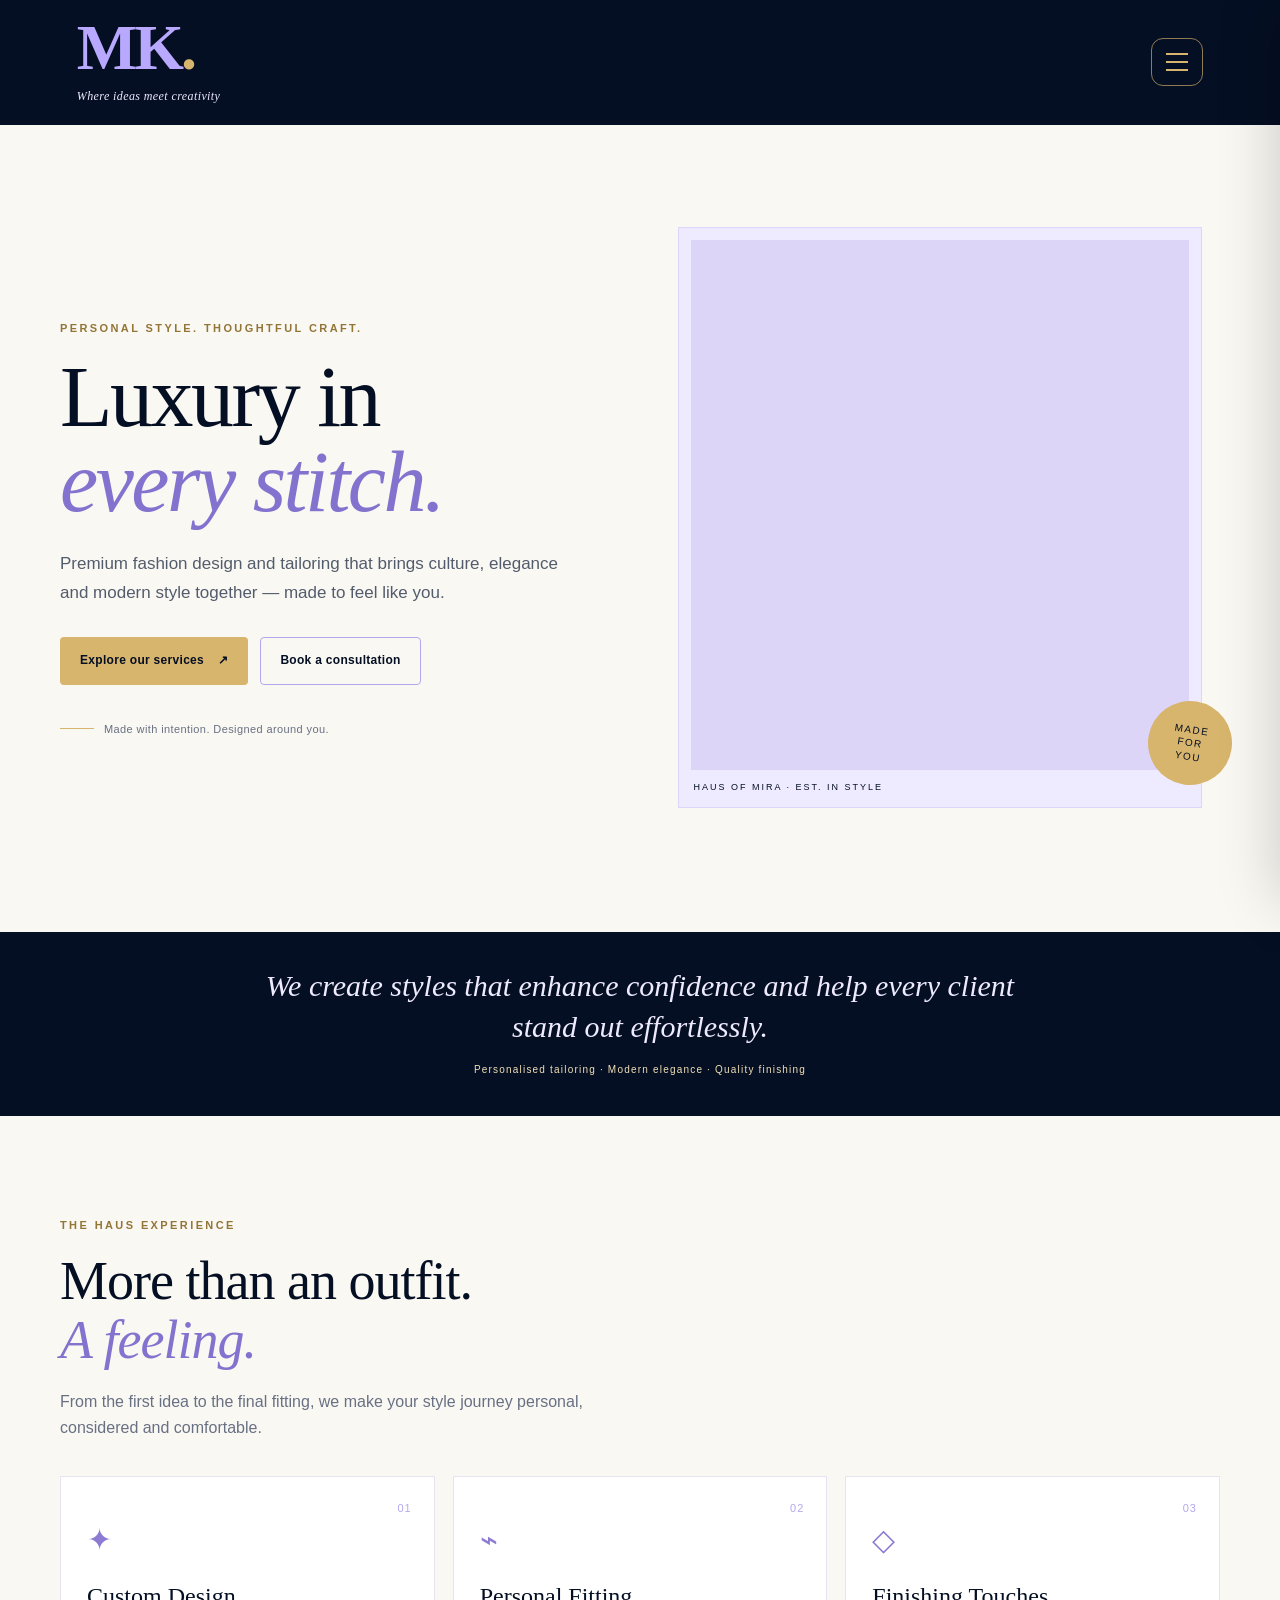
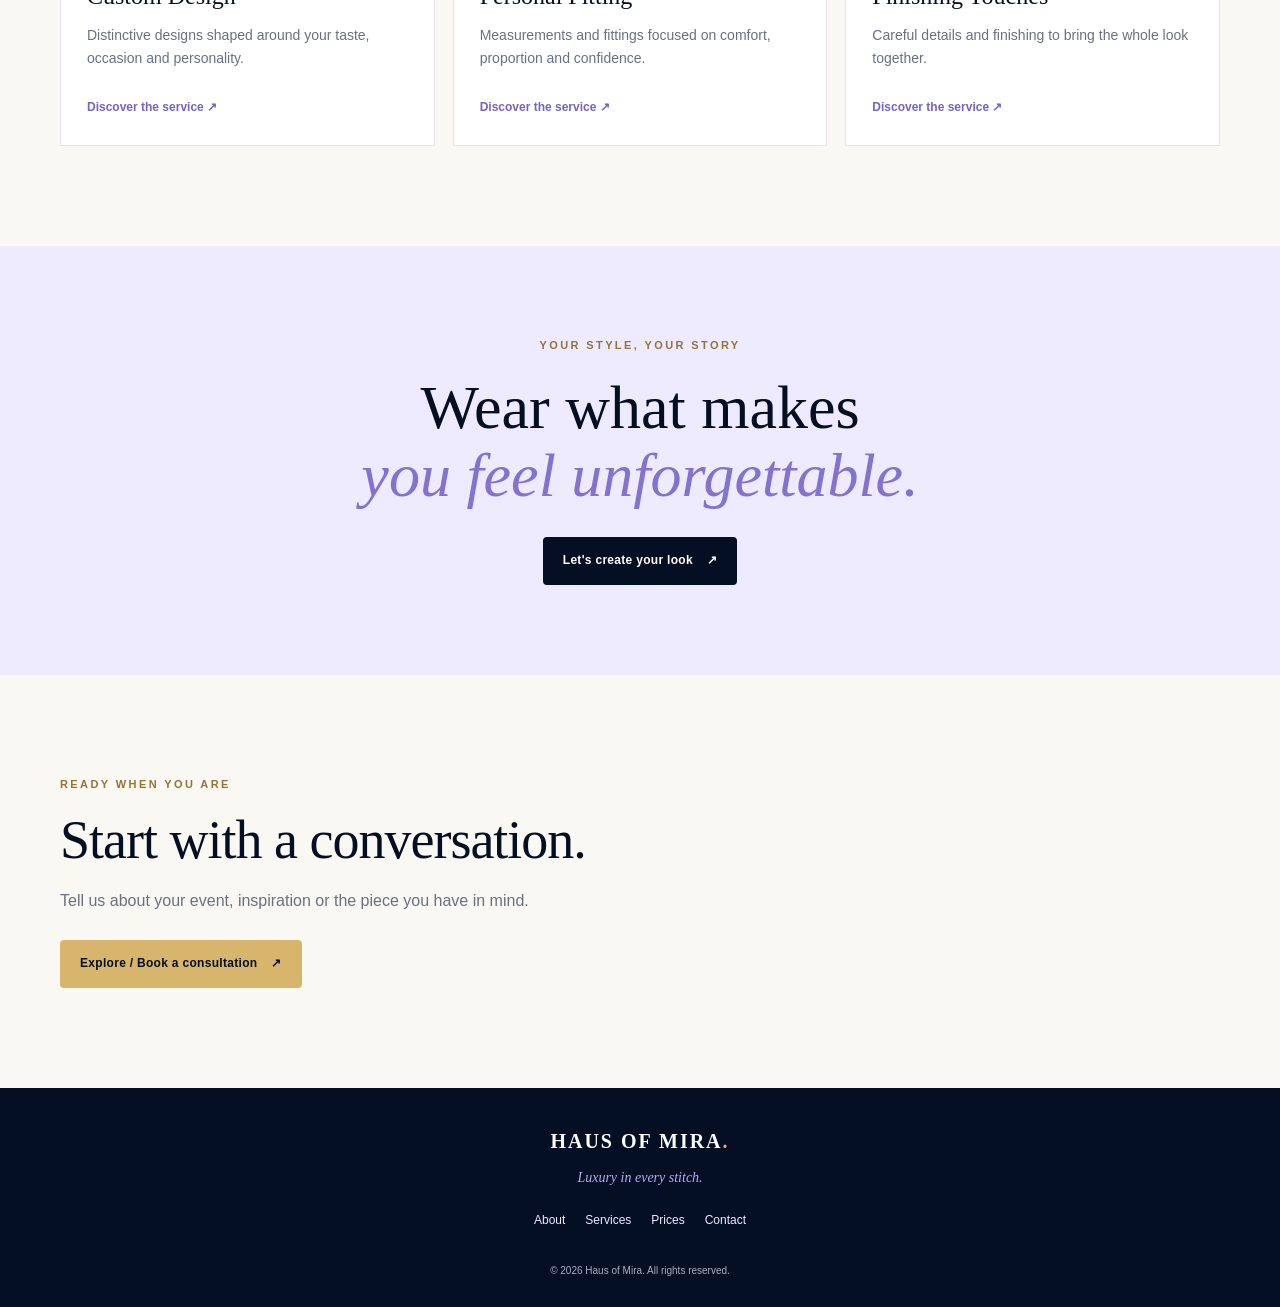
<file: index.html>
<!DOCTYPE html>
<html lang="en">
<head>
  <meta charset="UTF-8">
  <meta name="viewport" content="width=device-width, initial-scale=1.0">
  <meta name="description" content="Haus of Mira — luxury fashion design and tailoring.">
  <title>Haus of Mira | Luxury in Every Stitch</title>
  <link rel="stylesheet" href="style.css">
  <script src="script.js" defer></script>
</head>
<body>
<header class="site-header">
  <a class="brand" href="index.html" aria-label="Haus of Mira home">
    <span class="brand-mark">MK<span class="gold-dot">.</span></span>
    <span class="brand-tagline">Where ideas meet creativity</span>
  </a>
  <button class="menu-toggle" id="menuToggle" aria-label="Open navigation" aria-expanded="false" aria-controls="sideMenu">
    <span></span><span></span><span></span>
  </button>
</header>

<div class="menu-backdrop" id="menuBackdrop"></div>
<aside class="side-menu" id="sideMenu" aria-hidden="true">
  <div class="menu-top"><span>Explore Haus of Mira</span><button id="closeMenu" aria-label="Close navigation">×</button></div>
  <nav class="side-nav" aria-label="Main navigation">
    <a href="index.html">Home <span>01</span></a>
    <a href="about.html">About <span>02</span></a>
    <a href="services.html">Services <span>03</span></a>
    <a href="prices.html">Packages & Prices <span>04</span></a>
    <a href="contact.html">Contact / Book <span>05</span></a>
  </nav>
  <p class="menu-note">Luxury in every stitch.</p>
</aside>

<main>
  <section class="hero section-wrap" id="home">
    <div class="hero-copy">
      <p class="eyebrow">PERSONAL STYLE. THOUGHTFUL CRAFT.</p>
      <h1>Luxury in<br><em>every stitch.</em></h1>
      <p class="hero-description">Premium fashion design and tailoring that brings culture, elegance and modern style together — made to feel like you.</p>
      <div class="hero-actions">
        <a class="button button-gold" href="services.html">Explore our services <span>↗</span></a>
        <a class="button button-outline" href="contact.html">Book a consultation</a>
      </div>
      <div class="hero-note"><span class="note-line"></span> Made with intention. Designed around you.</div>
    </div>
    <div class="hero-visual">
      <div class="image-frame">
        <div class="slideshow" aria-label="Haus of Mira fashion image slideshow">
          <img src="pic1.png" class="slide-image" alt="Fashion design inspiration">
          <img src="pic2.jpg" class="slide-image" alt="Elegant fashion styling">
          <img src="pic3.jpg" class="slide-image" alt="Modern fashion design">
          <img src="pic4.jpg" class="slide-image" alt="Tailoring and style inspiration">
        </div>
        <span class="frame-label">HAUS OF MIRA · EST. IN STYLE</span>
      </div>
      <div class="round-stamp">MADE<br>FOR<br>YOU</div>
    </div>
  </section>

  <section class="intro-band">
    <p>We create styles that enhance confidence and help every client stand out effortlessly.</p>
    <span>Personalised tailoring · Modern elegance · Quality finishing</span>
  </section>

  <section class="section-wrap section-block">
    <div class="section-heading">
      <p class="eyebrow">THE HAUS EXPERIENCE</p>
      <h2>More than an outfit.<br><em>A feeling.</em></h2>
      <p>From the first idea to the final fitting, we make your style journey personal, considered and comfortable.</p>
    </div>
    <div class="feature-grid">
      <article class="feature-card"><span class="feature-number">01</span><div class="feature-icon">✦</div><h3>Custom Design</h3><p>Distinctive designs shaped around your taste, occasion and personality.</p><a href="services.html">Discover the service ↗</a></article>
      <article class="feature-card"><span class="feature-number">02</span><div class="feature-icon">⌁</div><h3>Personal Fitting</h3><p>Measurements and fittings focused on comfort, proportion and confidence.</p><a href="services.html">Discover the service ↗</a></article>
      <article class="feature-card"><span class="feature-number">03</span><div class="feature-icon">◇</div><h3>Finishing Touches</h3><p>Careful details and finishing to bring the whole look together.</p><a href="services.html">Discover the service ↗</a></article>
    </div>
  </section>

  <section class="statement">
    <p class="eyebrow">YOUR STYLE, YOUR STORY</p>
    <h2>Wear what makes<br><em>you feel unforgettable.</em></h2>
    <a class="button button-dark" href="contact.html">Let's create your look <span>↗</span></a>
  </section>

  <section class="section-wrap section-block">
    <div class="section-heading compact">
      <p class="eyebrow">READY WHEN YOU ARE</p><h2>Start with a conversation.</h2>
      <p>Tell us about your event, inspiration or the piece you have in mind.</p>
    </div>
    <a class="button button-gold" href="contact.html">Explore / Book a consultation <span>↗</span></a>
  </section>
</main>
<footer class="site-footer">
  <a class="footer-brand" href="index.html">HAUS OF MIRA<span>.</span></a>
  <p>Luxury in every stitch.</p>
  <div class="footer-links"><a href="about.html">About</a><a href="services.html">Services</a><a href="prices.html">Prices</a><a href="contact.html">Contact</a></div>
  <small>© <span id="year"></span> Haus of Mira. All rights reserved.</small>
</footer>
</body>
</html>
</file>
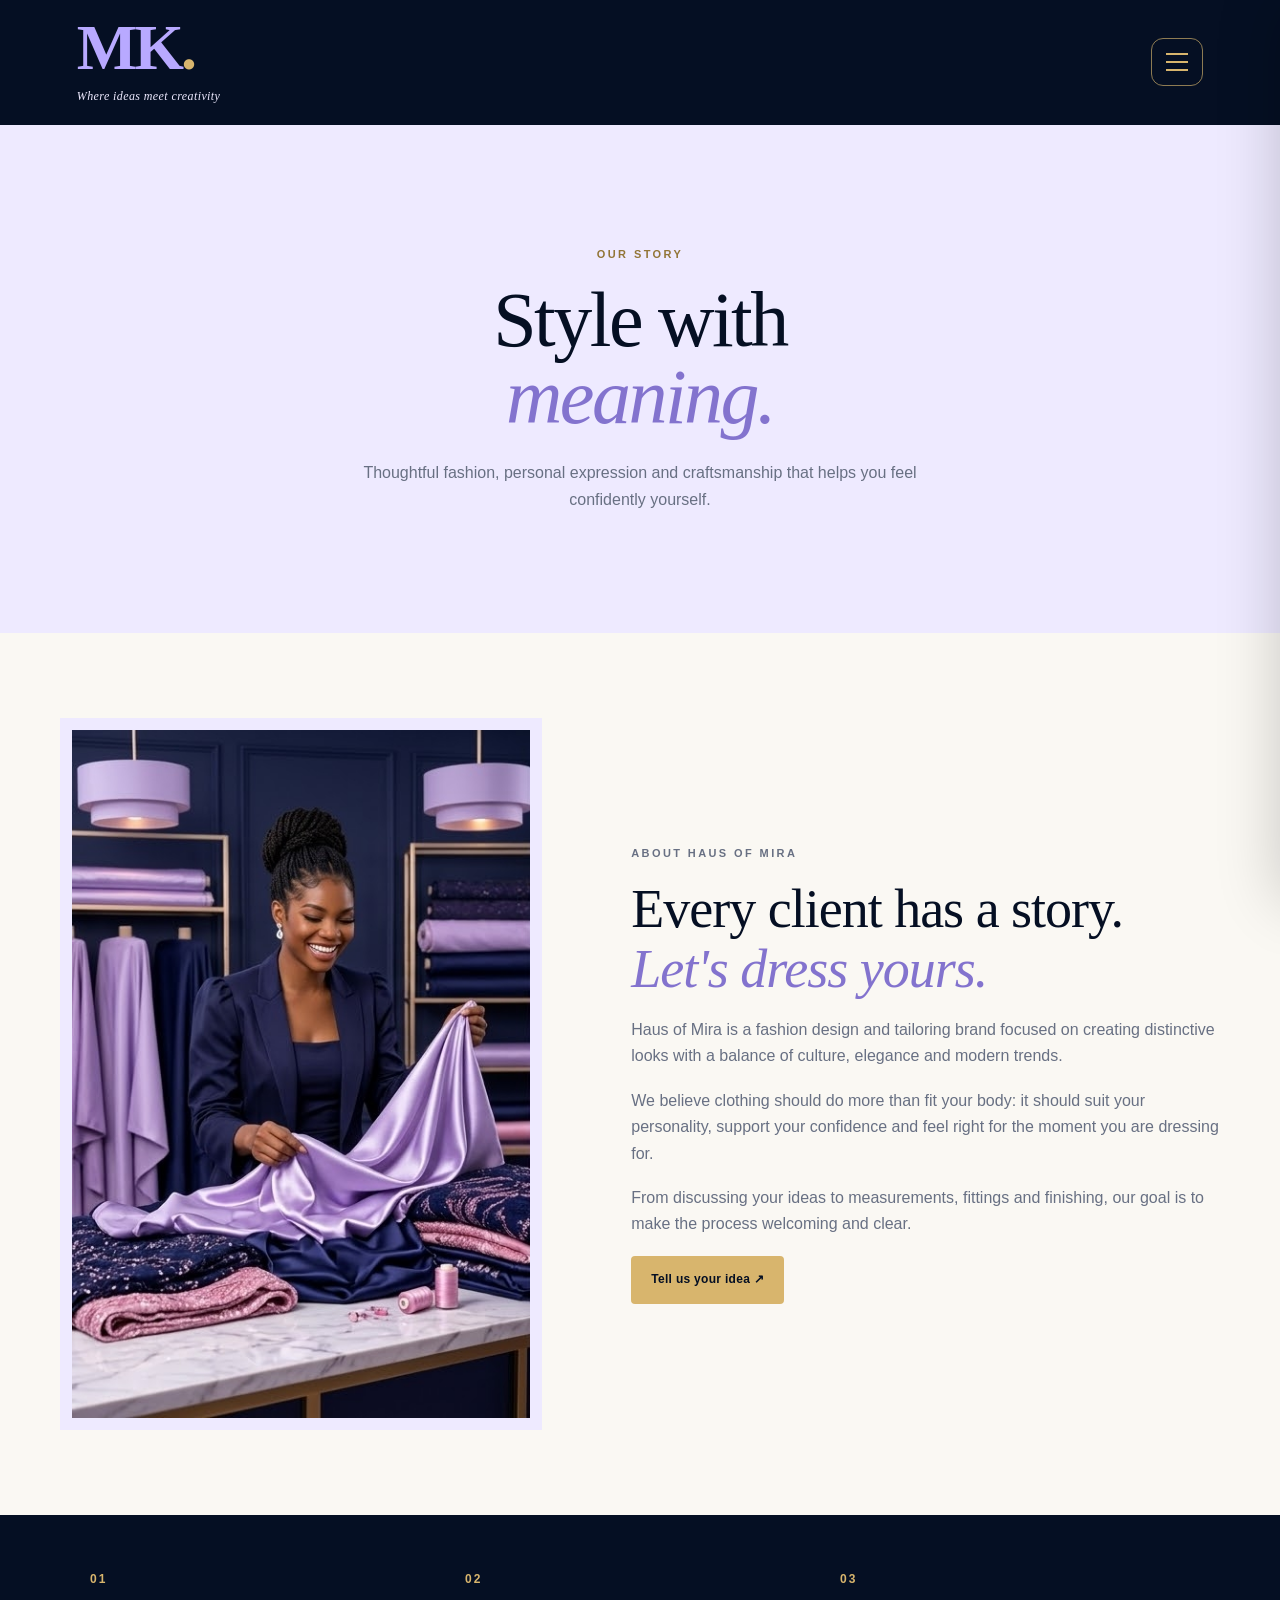
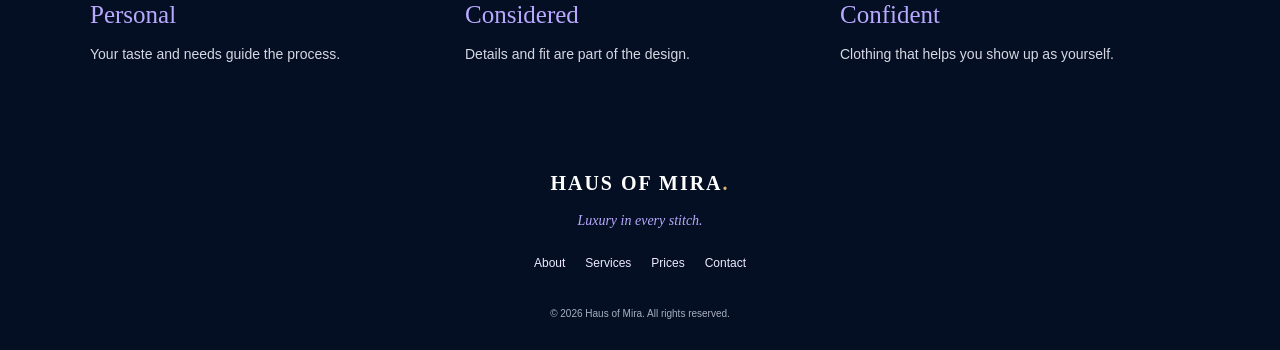
<file: about.html>
<!DOCTYPE html>
<html lang="en"><head><meta charset="UTF-8"><meta name="viewport" content="width=device-width, initial-scale=1.0"><meta name="description" content="Learn about Haus of Mira."><title>About | Haus of Mira</title><link rel="stylesheet" href="style.css"><script src="script.js" defer></script></head>
<body>
<header class="site-header"><a class="brand" href="index.html"><span class="brand-mark">MK<span class="gold-dot">.</span></span><span class="brand-tagline">Where ideas meet creativity</span></a><button class="menu-toggle" id="menuToggle" aria-label="Open navigation" aria-expanded="false" aria-controls="sideMenu"><span></span><span></span><span></span></button></header>
<div class="menu-backdrop" id="menuBackdrop"></div><aside class="side-menu" id="sideMenu" aria-hidden="true"><div class="menu-top"><span>Explore Haus of Mira</span><button id="closeMenu" aria-label="Close navigation">×</button></div><nav class="side-nav" aria-label="Main navigation"><a href="index.html">Home <span>01</span></a><a href="about.html">About <span>02</span></a><a href="services.html">Services <span>03</span></a><a href="prices.html">Packages & Prices <span>04</span></a><a href="contact.html">Contact / Book <span>05</span></a></nav><p class="menu-note">Luxury in every stitch.</p></aside>
<main><section class="page-hero"><p class="eyebrow">OUR STORY</p><h1>Style with<br><em>meaning.</em></h1><p>Thoughtful fashion, personal expression and craftsmanship that helps you feel confidently yourself.</p></section>
<section class="section-wrap split-section"><div class="split-image"><img src="pic2.jpg" alt="Fashion styling inspiration"></div><div class="split-copy"><p class="eyebrow">ABOUT HAUS OF MIRA</p><h2>Every client has a story.<br><em>Let's dress yours.</em></h2><p>Haus of Mira is a fashion design and tailoring brand focused on creating distinctive looks with a balance of culture, elegance and modern trends.</p><p>We believe clothing should do more than fit your body: it should suit your personality, support your confidence and feel right for the moment you are dressing for.</p><p>From discussing your ideas to measurements, fittings and finishing, our goal is to make the process welcoming and clear.</p><a class="button button-gold" href="contact.html">Tell us your idea ↗</a></div></section>
<section class="values-band"><div><strong>01</strong><h3>Personal</h3><p>Your taste and needs guide the process.</p></div><div><strong>02</strong><h3>Considered</h3><p>Details and fit are part of the design.</p></div><div><strong>03</strong><h3>Confident</h3><p>Clothing that helps you show up as yourself.</p></div></section></main>
<footer class="site-footer"><a class="footer-brand" href="index.html">HAUS OF MIRA<span>.</span></a><p>Luxury in every stitch.</p><div class="footer-links"><a href="about.html">About</a><a href="services.html">Services</a><a href="prices.html">Prices</a><a href="contact.html">Contact</a></div><small>© <span id="year"></span> Haus of Mira. All rights reserved.</small></footer></body></html>
</file>
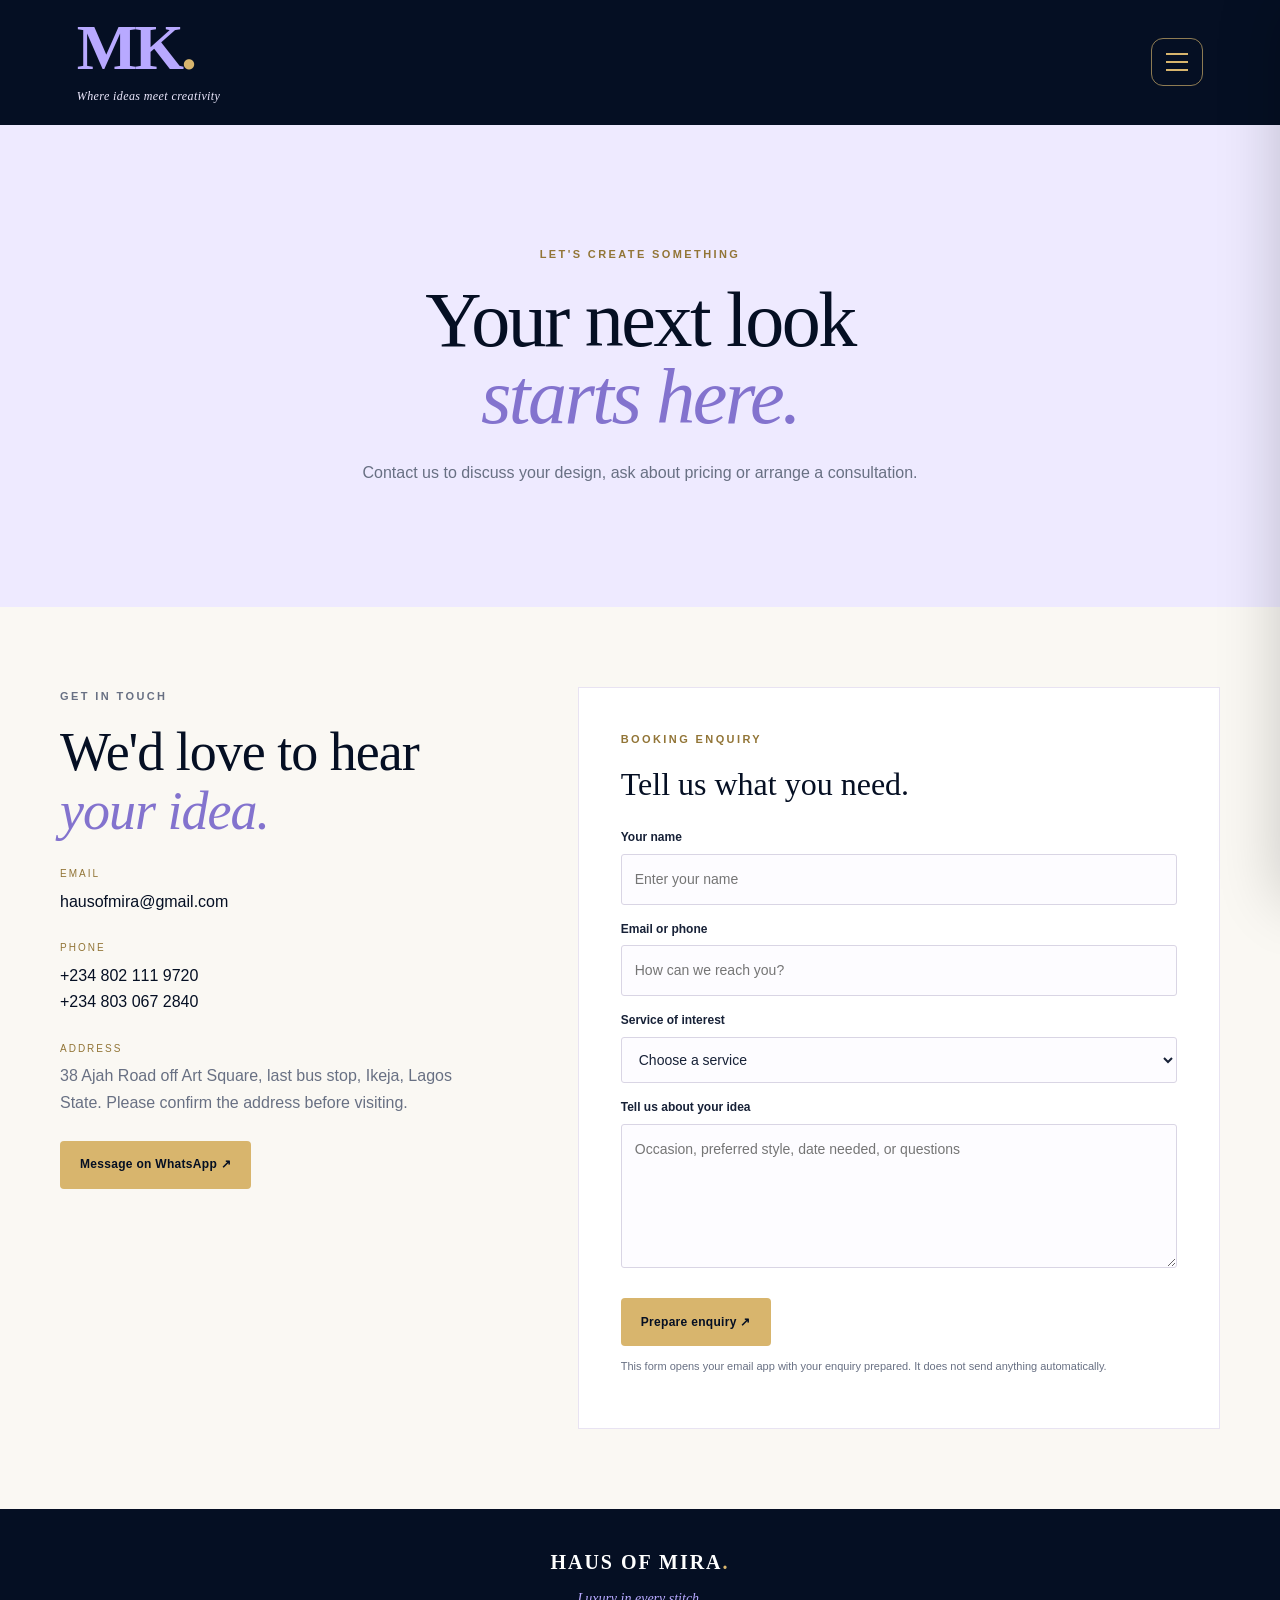
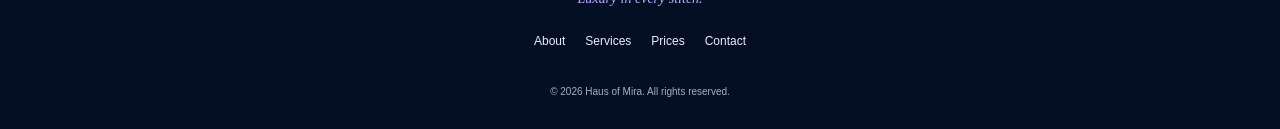
<file: contact.html>
<!DOCTYPE html>
<html lang="en"><head><meta charset="UTF-8"><meta name="viewport" content="width=device-width, initial-scale=1.0"><meta name="description" content="Contact or book a consultation with Haus of Mira."><title>Contact & Book | Haus of Mira</title><link rel="stylesheet" href="style.css"><script src="script.js" defer></script></head>
<body>
<header class="site-header"><a class="brand" href="index.html"><span class="brand-mark">MK<span class="gold-dot">.</span></span><span class="brand-tagline">Where ideas meet creativity</span></a><button class="menu-toggle" id="menuToggle" aria-label="Open navigation" aria-expanded="false" aria-controls="sideMenu"><span></span><span></span><span></span></button></header><div class="menu-backdrop" id="menuBackdrop"></div><aside class="side-menu" id="sideMenu" aria-hidden="true"><div class="menu-top"><span>Explore Haus of Mira</span><button id="closeMenu" aria-label="Close navigation">×</button></div><nav class="side-nav" aria-label="Main navigation"><a href="index.html">Home <span>01</span></a><a href="about.html">About <span>02</span></a><a href="services.html">Services <span>03</span></a><a href="prices.html">Packages & Prices <span>04</span></a><a href="contact.html">Contact / Book <span>05</span></a></nav><p class="menu-note">Luxury in every stitch.</p></aside>
<main><section class="page-hero"><p class="eyebrow">LET'S CREATE SOMETHING</p><h1>Your next look<br><em>starts here.</em></h1><p>Contact us to discuss your design, ask about pricing or arrange a consultation.</p></section>
<section class="section-wrap contact-layout"><div class="contact-info"><p class="eyebrow">GET IN TOUCH</p><h2>We'd love to hear<br><em>your idea.</em></h2><div class="contact-detail"><span>Email</span><a href="mailto:hausofmira@gmail.com">hausofmira@gmail.com</a></div><div class="contact-detail"><span>Phone</span><a href="tel:+2348021119720">+234 802 111 9720</a><a href="tel:+2348030672840">+234 803 067 2840</a></div><div class="contact-detail"><span>Address</span><p>38 Ajah Road off Art Square, last bus stop, Ikeja, Lagos State. Please confirm the address before visiting.</p></div><a class="button button-gold" href="https://wa.me/2348021119720?text=Hello%20Haus%20of%20Mira%2C%20I%20would%20like%20to%20ask%20about%20a%20design." target="_blank" rel="noopener">Message on WhatsApp ↗</a></div>
<form class="booking-form" id="bookingForm"><p class="eyebrow">BOOKING ENQUIRY</p><h2>Tell us what you need.</h2><label for="name">Your name</label><input id="name" name="name" required placeholder="Enter your name"><label for="email">Email or phone</label><input id="email" name="email" required placeholder="How can we reach you?"><label for="service">Service of interest</label><select id="service" name="service" required><option value="">Choose a service</option><option>Custom fashion design</option><option>Made-to-measure tailoring</option><option>Alterations and refitting</option><option>Style consultation</option><option>Price enquiry</option></select><label for="details">Tell us about your idea</label><textarea id="details" name="details" rows="5" placeholder="Occasion, preferred style, date needed, or questions"></textarea><button class="button button-gold" type="submit">Prepare enquiry ↗</button><p class="form-note">This form opens your email app with your enquiry prepared. It does not send anything automatically.</p></form></section></main>
<footer class="site-footer"><a class="footer-brand" href="index.html">HAUS OF MIRA<span>.</span></a><p>Luxury in every stitch.</p><div class="footer-links"><a href="about.html">About</a><a href="services.html">Services</a><a href="prices.html">Prices</a><a href="contact.html">Contact</a></div><small>© <span id="year"></span> Haus of Mira. All rights reserved.</small></footer></body></html>
</file>
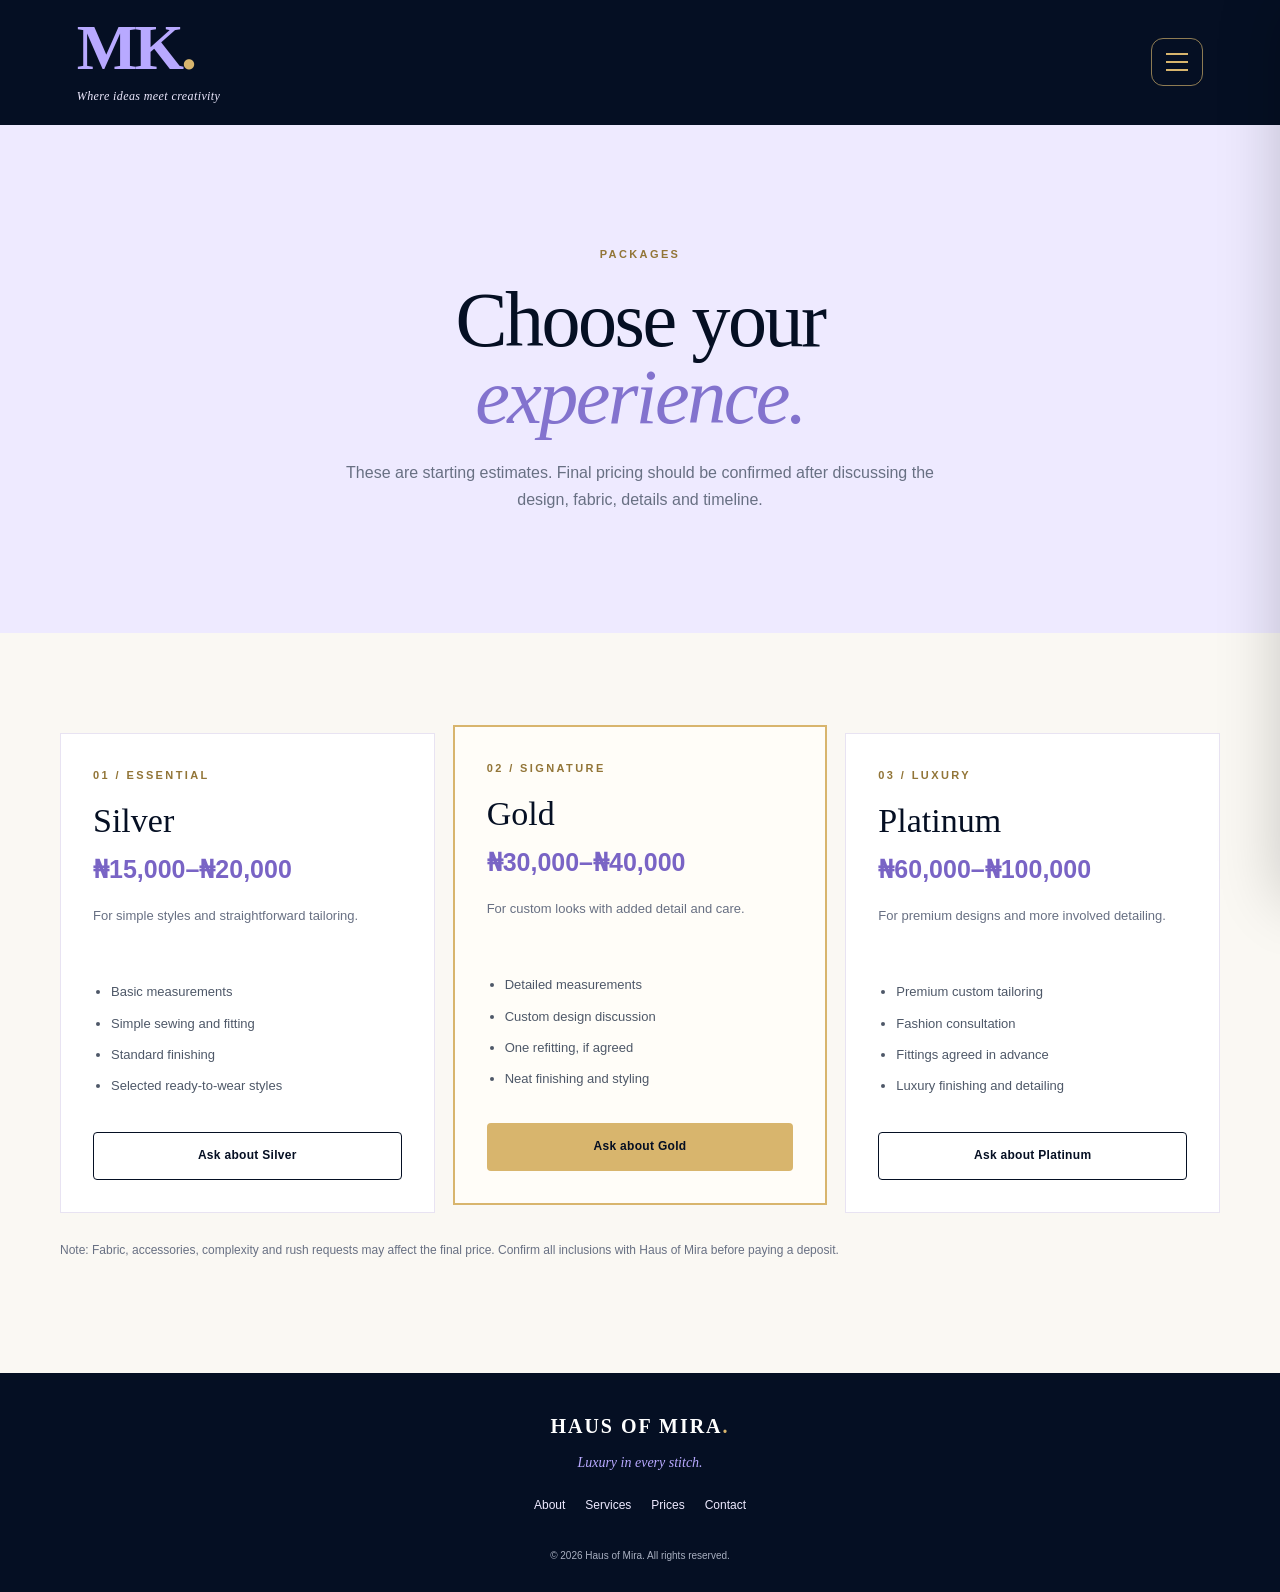
<file: prices.html>
<!DOCTYPE html>
<html lang="en"><head><meta charset="UTF-8"><meta name="viewport" content="width=device-width, initial-scale=1.0"><meta name="description" content="Haus of Mira tailoring packages and indicative prices."><title>Packages & Prices | Haus of Mira</title><link rel="stylesheet" href="style.css"><script src="script.js" defer></script></head>
<body>
<header class="site-header"><a class="brand" href="index.html"><span class="brand-mark">MK<span class="gold-dot">.</span></span><span class="brand-tagline">Where ideas meet creativity</span></a><button class="menu-toggle" id="menuToggle" aria-label="Open navigation" aria-expanded="false" aria-controls="sideMenu"><span></span><span></span><span></span></button></header><div class="menu-backdrop" id="menuBackdrop"></div><aside class="side-menu" id="sideMenu" aria-hidden="true"><div class="menu-top"><span>Explore Haus of Mira</span><button id="closeMenu" aria-label="Close navigation">×</button></div><nav class="side-nav" aria-label="Main navigation"><a href="index.html">Home <span>01</span></a><a href="about.html">About <span>02</span></a><a href="services.html">Services <span>03</span></a><a href="prices.html">Packages & Prices <span>04</span></a><a href="contact.html">Contact / Book <span>05</span></a></nav><p class="menu-note">Luxury in every stitch.</p></aside>
<main><section class="page-hero"><p class="eyebrow">PACKAGES</p><h1>Choose your<br><em>experience.</em></h1><p>These are starting estimates. Final pricing should be confirmed after discussing the design, fabric, details and timeline.</p></section>
<section class="section-wrap section-block"><div class="pricing-grid">
<article class="price-card"><p class="eyebrow">01 / ESSENTIAL</p><h2>Silver</h2><p class="price">₦15,000–₦20,000</p><p class="price-description">For simple styles and straightforward tailoring.</p><ul><li>Basic measurements</li><li>Simple sewing and fitting</li><li>Standard finishing</li><li>Selected ready-to-wear styles</li></ul><a class="button button-outline-dark" href="contact.html">Ask about Silver</a></article>
<article class="price-card featured"><p class="eyebrow">02 / SIGNATURE</p><h2>Gold</h2><p class="price">₦30,000–₦40,000</p><p class="price-description">For custom looks with added detail and care.</p><ul><li>Detailed measurements</li><li>Custom design discussion</li><li>One refitting, if agreed</li><li>Neat finishing and styling</li></ul><a class="button button-gold" href="contact.html">Ask about Gold</a></article>
<article class="price-card"><p class="eyebrow">03 / LUXURY</p><h2>Platinum</h2><p class="price">₦60,000–₦100,000</p><p class="price-description">For premium designs and more involved detailing.</p><ul><li>Premium custom tailoring</li><li>Fashion consultation</li><li>Fittings agreed in advance</li><li>Luxury finishing and detailing</li></ul><a class="button button-outline-dark" href="contact.html">Ask about Platinum</a></article>
</div><p class="pricing-note">Note: Fabric, accessories, complexity and rush requests may affect the final price. Confirm all inclusions with Haus of Mira before paying a deposit.</p></section></main>
<footer class="site-footer"><a class="footer-brand" href="index.html">HAUS OF MIRA<span>.</span></a><p>Luxury in every stitch.</p><div class="footer-links"><a href="about.html">About</a><a href="services.html">Services</a><a href="prices.html">Prices</a><a href="contact.html">Contact</a></div><small>© <span id="year"></span> Haus of Mira. All rights reserved.</small></footer></body></html>
</file>
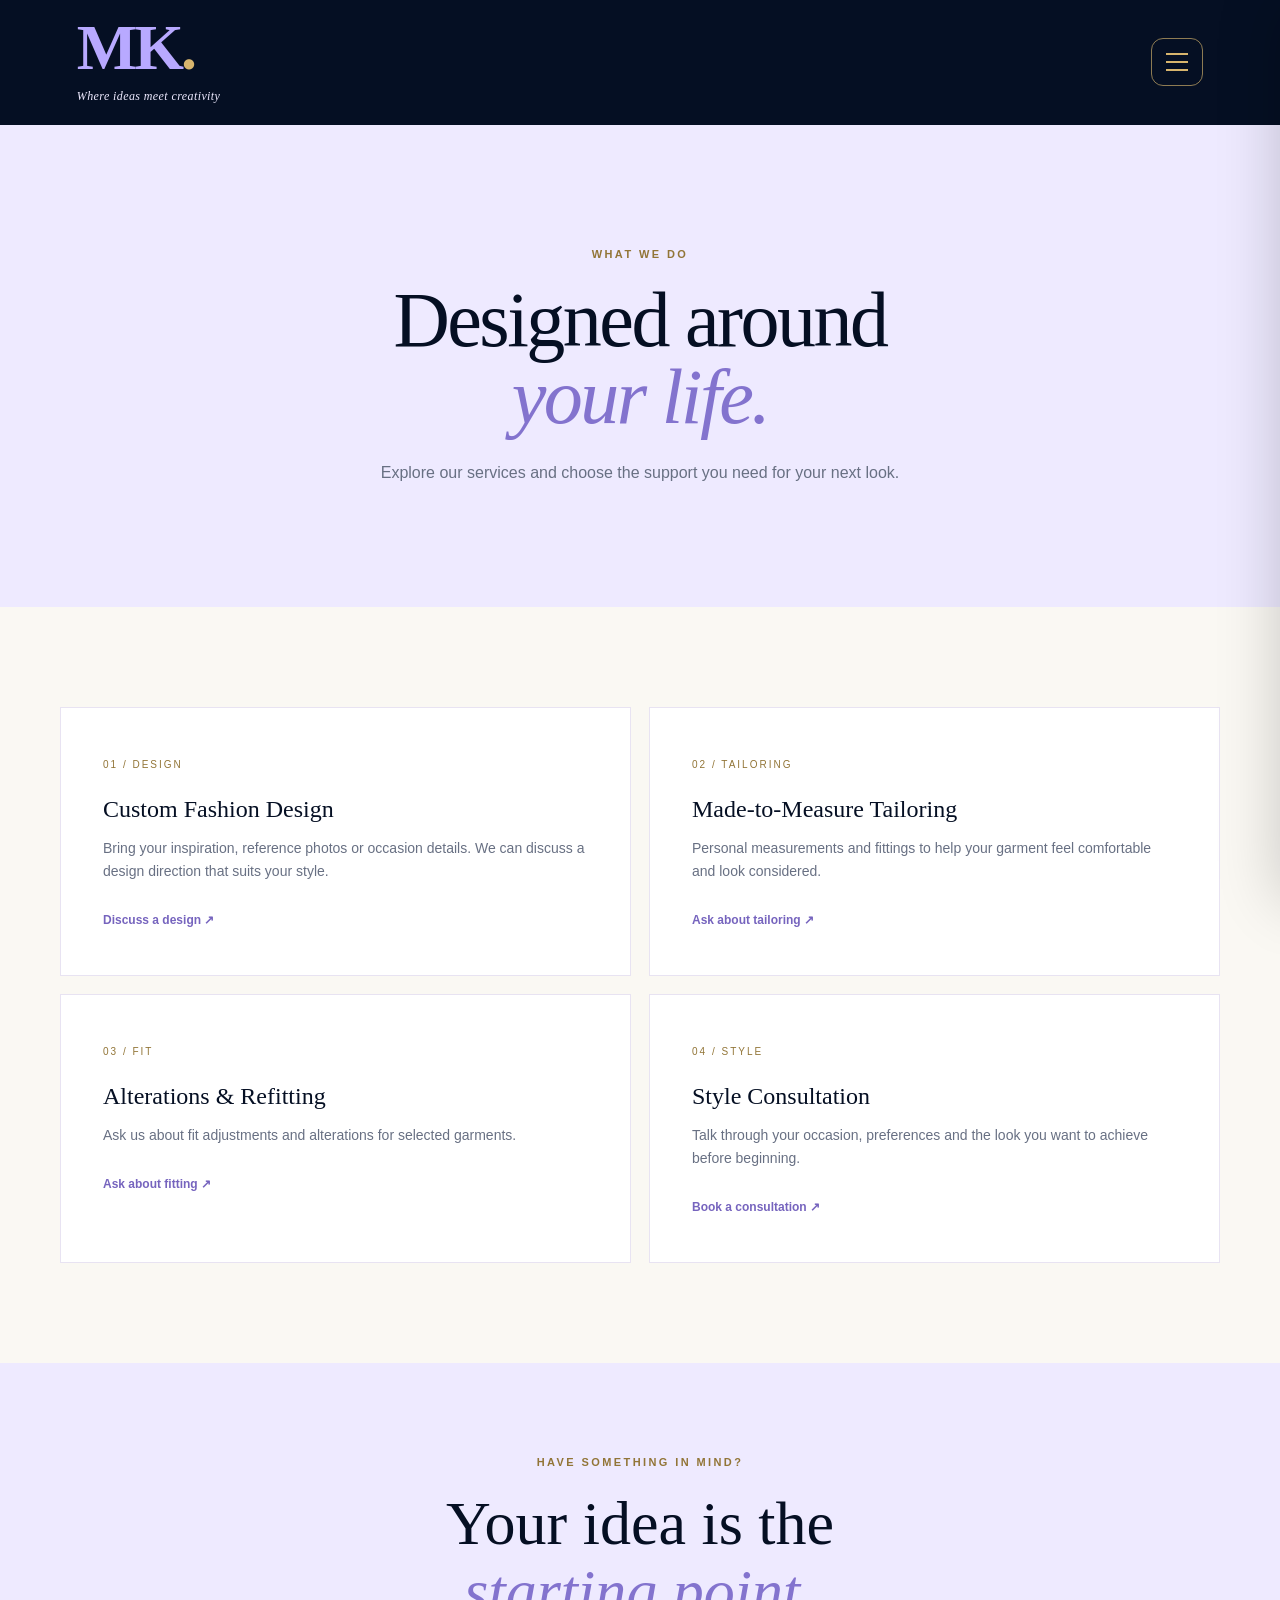
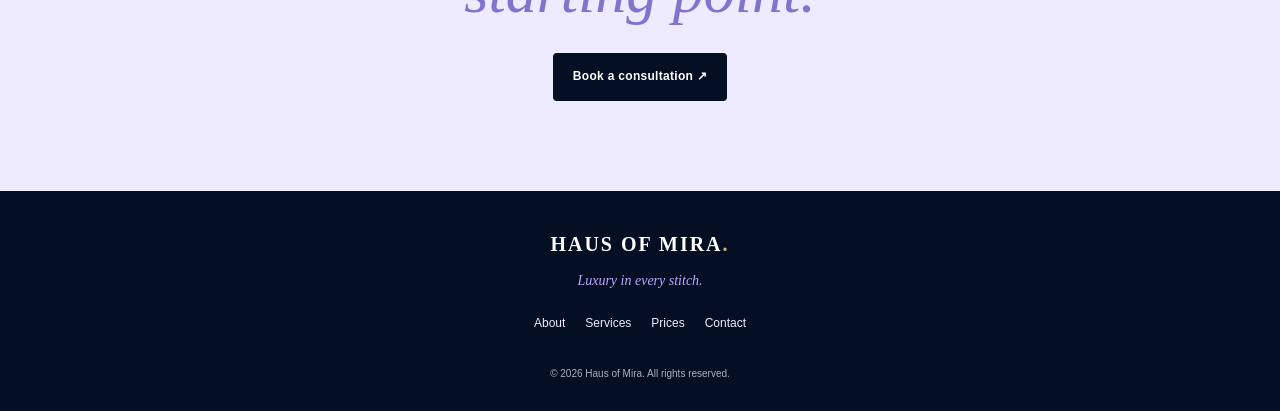
<file: services.html>
<!DOCTYPE html>
<html lang="en"><head><meta charset="UTF-8"><meta name="viewport" content="width=device-width, initial-scale=1.0"><meta name="description" content="Fashion design and tailoring services from Haus of Mira."><title>Services | Haus of Mira</title><link rel="stylesheet" href="style.css"><script src="script.js" defer></script></head>
<body>
<header class="site-header"><a class="brand" href="index.html"><span class="brand-mark">MK<span class="gold-dot">.</span></span><span class="brand-tagline">Where ideas meet creativity</span></a><button class="menu-toggle" id="menuToggle" aria-label="Open navigation" aria-expanded="false" aria-controls="sideMenu"><span></span><span></span><span></span></button></header><div class="menu-backdrop" id="menuBackdrop"></div><aside class="side-menu" id="sideMenu" aria-hidden="true"><div class="menu-top"><span>Explore Haus of Mira</span><button id="closeMenu" aria-label="Close navigation">×</button></div><nav class="side-nav" aria-label="Main navigation"><a href="index.html">Home <span>01</span></a><a href="about.html">About <span>02</span></a><a href="services.html">Services <span>03</span></a><a href="prices.html">Packages & Prices <span>04</span></a><a href="contact.html">Contact / Book <span>05</span></a></nav><p class="menu-note">Luxury in every stitch.</p></aside>
<main><section class="page-hero"><p class="eyebrow">WHAT WE DO</p><h1>Designed around<br><em>your life.</em></h1><p>Explore our services and choose the support you need for your next look.</p></section>
<section class="section-wrap section-block"><div class="service-grid">
<article class="service-card"><span>01 / DESIGN</span><h2>Custom Fashion Design</h2><p>Bring your inspiration, reference photos or occasion details. We can discuss a design direction that suits your style.</p><a href="contact.html">Discuss a design ↗</a></article>
<article class="service-card"><span>02 / TAILORING</span><h2>Made-to-Measure Tailoring</h2><p>Personal measurements and fittings to help your garment feel comfortable and look considered.</p><a href="contact.html">Ask about tailoring ↗</a></article>
<article class="service-card"><span>03 / FIT</span><h2>Alterations & Refitting</h2><p>Ask us about fit adjustments and alterations for selected garments.</p><a href="contact.html">Ask about fitting ↗</a></article>
<article class="service-card"><span>04 / STYLE</span><h2>Style Consultation</h2><p>Talk through your occasion, preferences and the look you want to achieve before beginning.</p><a href="contact.html">Book a consultation ↗</a></article>
</div></section><section class="statement"><p class="eyebrow">HAVE SOMETHING IN MIND?</p><h2>Your idea is the<br><em>starting point.</em></h2><a class="button button-dark" href="contact.html">Book a consultation ↗</a></section></main>
<footer class="site-footer"><a class="footer-brand" href="index.html">HAUS OF MIRA<span>.</span></a><p>Luxury in every stitch.</p><div class="footer-links"><a href="about.html">About</a><a href="services.html">Services</a><a href="prices.html">Prices</a><a href="contact.html">Contact</a></div><small>© <span id="year"></span> Haus of Mira. All rights reserved.</small></footer></body></html>
</file>
<file: style.css>
/* HAUS OF MIRA — navy, lavender and champagne gold */
:root {
  --navy: #050f23;
  --navy-soft: #101d35;
  --lavender: #b8a9ff;
  --lavender-pale: #eeeaff;
  --gold: #d8b56d;
  --gold-light: #f0dfb6;
  --cream: #faf8f3;
  --ink: #172137;
  --muted: #687083;
  --white: #ffffff;
  --radius: 18px;
}
* { box-sizing: border-box; }
html { scroll-behavior: smooth; }
body { margin: 0; font-family: Arial, Helvetica, sans-serif; background: var(--cream); color: var(--ink); line-height: 1.65; }
body.menu-open { overflow: hidden; }
a { color: inherit; }
.site-header { position: relative; z-index: 20; min-height: 100px; padding: 18px clamp(20px, 6vw, 84px); display: flex; align-items: center; justify-content: space-between; background: var(--navy); color: var(--lavender); }
.brand { display: flex; flex-direction: column; align-items: flex-start; text-decoration: none; }
.brand-mark { font-family: Georgia, serif; font-weight: 700; font-size: clamp(42px, 5vw, 64px); line-height: .95; letter-spacing: -3px; }
.gold-dot, .footer-brand span { color: var(--gold); }
.brand-tagline { margin-top: 8px; font-family: Georgia, serif; font-style: italic; font-size: 12px; letter-spacing: .4px; color: var(--lavender-pale); }
.menu-toggle { width: 52px; height: 48px; border: 1px solid rgba(216,181,109,.65); border-radius: 12px; background: transparent; display: flex; flex-direction: column; justify-content: center; align-items: center; gap: 6px; cursor: pointer; }
.menu-toggle span { display: block; width: 22px; height: 2px; background: var(--gold); transition: transform .25s, opacity .25s; }
.menu-toggle[aria-expanded="true"] span:first-child { transform: translateY(8px) rotate(45deg); }
.menu-toggle[aria-expanded="true"] span:nth-child(2) { opacity: 0; }
.menu-toggle[aria-expanded="true"] span:last-child { transform: translateY(-8px) rotate(-45deg); }
.menu-backdrop { position: fixed; inset: 0; background: rgba(1,7,18,.58); z-index: 30; opacity: 0; visibility: hidden; transition: opacity .3s, visibility .3s; }
.menu-backdrop.open { opacity: 1; visibility: visible; }
.side-menu { position: fixed; z-index: 31; right: 0; top: 0; height: 100dvh; width: min(390px, 88vw); padding: 28px clamp(22px, 5vw, 38px); background: var(--navy-soft); color: var(--white); transform: translateX(105%); transition: transform .35s ease; box-shadow: -20px 0 60px rgba(0,0,0,.2); display: flex; flex-direction: column; }
.side-menu.open { transform: translateX(0); }
.menu-top { display: flex; align-items: center; justify-content: space-between; padding-bottom: 28px; border-bottom: 1px solid rgba(184,169,255,.22); color: var(--gold-light); font-family: Georgia, serif; }
.menu-top button { border: 0; color: var(--lavender); background: transparent; font-size: 34px; cursor: pointer; line-height: 1; }
.side-nav { display: flex; flex-direction: column; margin-top: 24px; }
.side-nav a { display: flex; align-items: center; justify-content: space-between; padding: 16px 0; border-bottom: 1px solid rgba(184,169,255,.15); color: var(--lavender-pale); text-decoration: none; font-family: Georgia, serif; font-size: 21px; transition: color .2s, padding .2s; }
.side-nav a span { color: var(--gold); font-family: Arial, sans-serif; font-size: 11px; letter-spacing: 1px; }
.side-nav a:hover { color: var(--gold-light); padding-left: 8px; }
.menu-note { margin-top: auto; color: var(--lavender); font-style: italic; font-family: Georgia, serif; }
.section-wrap { width: min(1160px, calc(100% - 40px)); margin-inline: auto; }
.hero { display: grid; grid-template-columns: 1fr 1fr; align-items: center; gap: clamp(30px, 6vw, 80px); padding-block: clamp(55px, 8vw, 105px); }
.eyebrow { color: #927537; font-size: 11px; font-weight: 700; letter-spacing: 2.4px; margin: 0 0 18px; }
.hero h1, .page-hero h1 { color: var(--navy); font-family: Georgia, 'Times New Roman', serif; font-weight: 500; font-size: clamp(48px, 7vw, 86px); letter-spacing: -2.5px; line-height: .99; margin: 0 0 25px; }
h1 em, h2 em { color: #8373ce; font-weight: 400; }
.hero-description { max-width: 520px; color: #535c6c; font-size: 17px; }
.hero-actions { display: flex; flex-wrap: wrap; gap: 12px; margin-top: 30px; }
.button { display: inline-flex; align-items: center; justify-content: center; gap: 14px; min-height: 48px; padding: 13px 19px; border: 1px solid transparent; border-radius: 4px; font-size: 12px; font-weight: 700; letter-spacing: .3px; text-decoration: none; cursor: pointer; transition: transform .2s, background .2s; }
.button:hover { transform: translateY(-2px); }
.button-gold { background: var(--gold); color: var(--navy); }
.button-gold:hover { background: var(--gold-light); }
.button-outline { border-color: #b5a7ee; color: var(--navy); background: transparent; }
.button-outline-dark { border-color: var(--navy); color: var(--navy); background: transparent; }
.button-dark { background: var(--navy); color: var(--white); }
.hero-note { display: flex; align-items: center; gap: 10px; margin-top: 35px; font-size: 11px; letter-spacing: .4px; color: var(--muted); }
.note-line { width: 34px; height: 1px; background: var(--gold); }
.hero-visual { position: relative; padding: 0 18px 22px 0; }
.image-frame { position: relative; background: var(--lavender-pale); padding: 12px; border: 1px solid #ddd5fa; }
.slideshow { height: clamp(340px, 43vw, 530px); position: relative; overflow: hidden; background: #dcd5f8; }
.slide-image { position: absolute; inset: 0; width: 100%; height: 100%; object-fit: cover; opacity: 0; animation: imageFade 20s infinite; }
.slide-image:nth-child(1) { animation-delay: 0s; }
.slide-image:nth-child(2) { animation-delay: 5s; }
.slide-image:nth-child(3) { animation-delay: 10s; }
.slide-image:nth-child(4) { animation-delay: 15s; }
@keyframes imageFade { 0% { opacity: 0; } 5% { opacity: 1; } 25% { opacity: 1; } 30% { opacity: 0; } 100% { opacity: 0; } }
.frame-label { display: block; padding: 10px 2px 0; font-size: 9px; letter-spacing: 2px; color: var(--navy); }
.round-stamp { position: absolute; right: -12px; bottom: 45px; width: 84px; height: 84px; display: grid; place-content: center; border-radius: 50%; background: var(--gold); color: var(--navy); font-size: 10px; line-height: 1.35; text-align: center; letter-spacing: 1.5px; transform: rotate(9deg); }
.intro-band { padding: 34px 20px; text-align: center; background: var(--navy); color: var(--lavender-pale); }
.intro-band p { max-width: 760px; margin: 0 auto 8px; font: italic clamp(20px, 3vw, 30px)/1.35 Georgia, serif; }
.intro-band span { color: var(--gold-light); font-size: 10px; letter-spacing: 1.2px; }
.section-block { padding-block: clamp(60px, 8vw, 100px); }
.section-heading { max-width: 600px; margin-bottom: 35px; }
.section-heading h2, .split-copy h2, .contact-info h2 { margin: 0 0 18px; font: 500 clamp(35px, 5vw, 54px)/1.1 Georgia, serif; color: var(--navy); letter-spacing: -1px; }
.section-heading > p:last-child, .split-copy p, .contact-info p { color: var(--muted); }
.feature-grid, .service-grid, .pricing-grid { display: grid; grid-template-columns: repeat(3, minmax(0, 1fr)); gap: 18px; }
.feature-card, .service-card, .price-card { background: var(--white); border: 1px solid #e8e3f2; padding: 26px; position: relative; }
.feature-number { position: absolute; right: 22px; top: 22px; color: #b5a7ee; font-size: 11px; letter-spacing: 1px; }
.feature-icon { color: #8d7bd3; font-size: 30px; margin: 12px 0 18px; }
.feature-card h3, .service-card h2 { font: 500 24px Georgia, serif; color: var(--navy); margin: 0 0 12px; }
.feature-card p, .service-card p { color: var(--muted); font-size: 14px; }
.feature-card a, .service-card a { display: inline-block; margin-top: 14px; color: #7664be; font-size: 12px; font-weight: 700; text-decoration: none; }
.statement { text-align: center; background: var(--lavender-pale); padding: clamp(55px, 8vw, 90px) 20px; }
.statement h2 { margin: 0 auto 28px; font: 500 clamp(36px, 5.5vw, 62px)/1.1 Georgia, serif; color: var(--navy); }
.compact { margin-bottom: 25px; }
.page-hero { padding: clamp(65px, 10vw, 120px) 20px; text-align: center; background: var(--lavender-pale); }
.page-hero h1 { font-size: clamp(48px, 7vw, 78px); }
.page-hero > p:last-child { max-width: 620px; margin: 0 auto; color: var(--muted); }
.split-section { display: grid; grid-template-columns: .9fr 1.1fr; gap: clamp(30px, 7vw, 90px); align-items: center; padding-block: 85px; }
.split-image { min-height: 360px; background: var(--lavender-pale); padding: 12px; }
.split-image img { width: 100%; height: 100%; min-height: 360px; object-fit: cover; display: block; }
.split-copy p { margin-bottom: 18px; }
.values-band { display: grid; grid-template-columns: repeat(3, 1fr); gap: 25px; background: var(--navy); color: white; padding: 50px max(25px, calc((100% - 1100px)/2)); }
.values-band strong { color: var(--gold); letter-spacing: 2px; font-size: 12px; }
.values-band h3 { color: var(--lavender); font: 25px Georgia, serif; margin: 10px 0; }
.values-band p { color: #d5d8e2; font-size: 14px; }
.service-grid { grid-template-columns: repeat(2, minmax(0, 1fr)); }
.service-card { padding: clamp(25px, 4vw, 42px); }
.service-card > span { color: #927537; font-size: 10px; letter-spacing: 2px; }
.service-card h2 { margin-top: 20px; }
.pricing-grid { align-items: stretch; }
.price-card { display: flex; flex-direction: column; padding: clamp(22px, 3vw, 32px); }
.price-card.featured { border: 2px solid var(--gold); background: #fffdf8; transform: translateY(-8px); }
.price-card h2 { font: 34px Georgia, serif; margin: 0; color: var(--navy); }
.price { font: 700 clamp(19px, 2vw, 25px) Arial, sans-serif; color: #7964c5; margin: 15px 0 8px; }
.price-description { color: var(--muted); font-size: 13px; min-height: 42px; }
.price-card ul { padding-left: 18px; margin: 16px 0 28px; color: #4e5868; font-size: 13px; }
.price-card li { padding: 5px 0; }
.price-card .button { margin-top: auto; }
.pricing-note { color: var(--muted); font-size: 12px; margin-top: 28px; }
.contact-layout { display: grid; grid-template-columns: .8fr 1.2fr; gap: clamp(35px, 7vw, 90px); padding-block: 80px; }
.contact-detail { display: flex; flex-direction: column; margin: 25px 0; }
.contact-detail span { text-transform: uppercase; font-size: 10px; letter-spacing: 2px; color: #927537; margin-bottom: 6px; }
.contact-detail a { color: var(--navy); text-decoration: none; }
.contact-detail p { margin: 0; }
.booking-form { background: white; border: 1px solid #e8e3f2; padding: clamp(24px, 4vw, 42px); }
.booking-form h2 { font: 32px Georgia, serif; color: var(--navy); margin: 0 0 25px; }
.booking-form label { display: block; margin: 15px 0 6px; font-size: 12px; font-weight: 700; }
.booking-form input, .booking-form select, .booking-form textarea { width: 100%; padding: 13px; border: 1px solid #d9d5e4; border-radius: 3px; background: #fdfcff; color: var(--ink); font: inherit; font-size: 14px; }
.booking-form input:focus, .booking-form select:focus, .booking-form textarea:focus { outline: 2px solid #b8a9ff; border-color: transparent; }
.booking-form button { margin-top: 22px; }
.form-note { font-size: 11px; color: var(--muted); }
.site-footer { background: var(--navy); color: var(--lavender-pale); padding: 42px 20px 25px; text-align: center; }
.footer-brand { font: bold 20px Georgia, serif; letter-spacing: 2px; text-decoration: none; color: white; }
.site-footer > p { font: italic 14px Georgia, serif; color: var(--lavender); }
.footer-links { display: flex; justify-content: center; flex-wrap: wrap; gap: 20px; margin: 25px 0; }
.footer-links a { color: var(--lavender-pale); text-decoration: none; font-size: 12px; }
.site-footer small { color: #a8afc0; font-size: 10px; }
@media (max-width: 760px) {
  .site-header { min-height: 86px; padding: 15px 20px; }
  .hero { grid-template-columns: 1fr; gap: 38px; padding-block: 55px; }
  .hero h1 { font-size: clamp(52px, 13vw, 74px); }
  .hero-visual { width: 100%; max-width: 520px; margin: auto; }
  .slideshow { height: min(112vw, 480px); }
  .feature-grid, .pricing-grid { grid-template-columns: 1fr; }
  .price-card.featured { transform: none; }
  .service-grid { grid-template-columns: 1fr; }
  .split-section, .contact-layout { grid-template-columns: 1fr; }
  .split-image, .split-image img { min-height: 300px; }
  .values-band { grid-template-columns: 1fr; padding: 38px 28px; gap: 12px; }
  .values-band > div { padding-bottom: 12px; border-bottom: 1px solid rgba(255,255,255,.12); }
  .values-band > div:last-child { border-bottom: 0; }
  .section-heading h2 { font-size: 40px; }
}
@media (prefers-reduced-motion: reduce) {
  *, *::before, *::after { scroll-behavior: auto !important; animation-duration: .01ms !important; animation-iteration-count: 1 !important; transition-duration: .01ms !important; }
}
</file>
